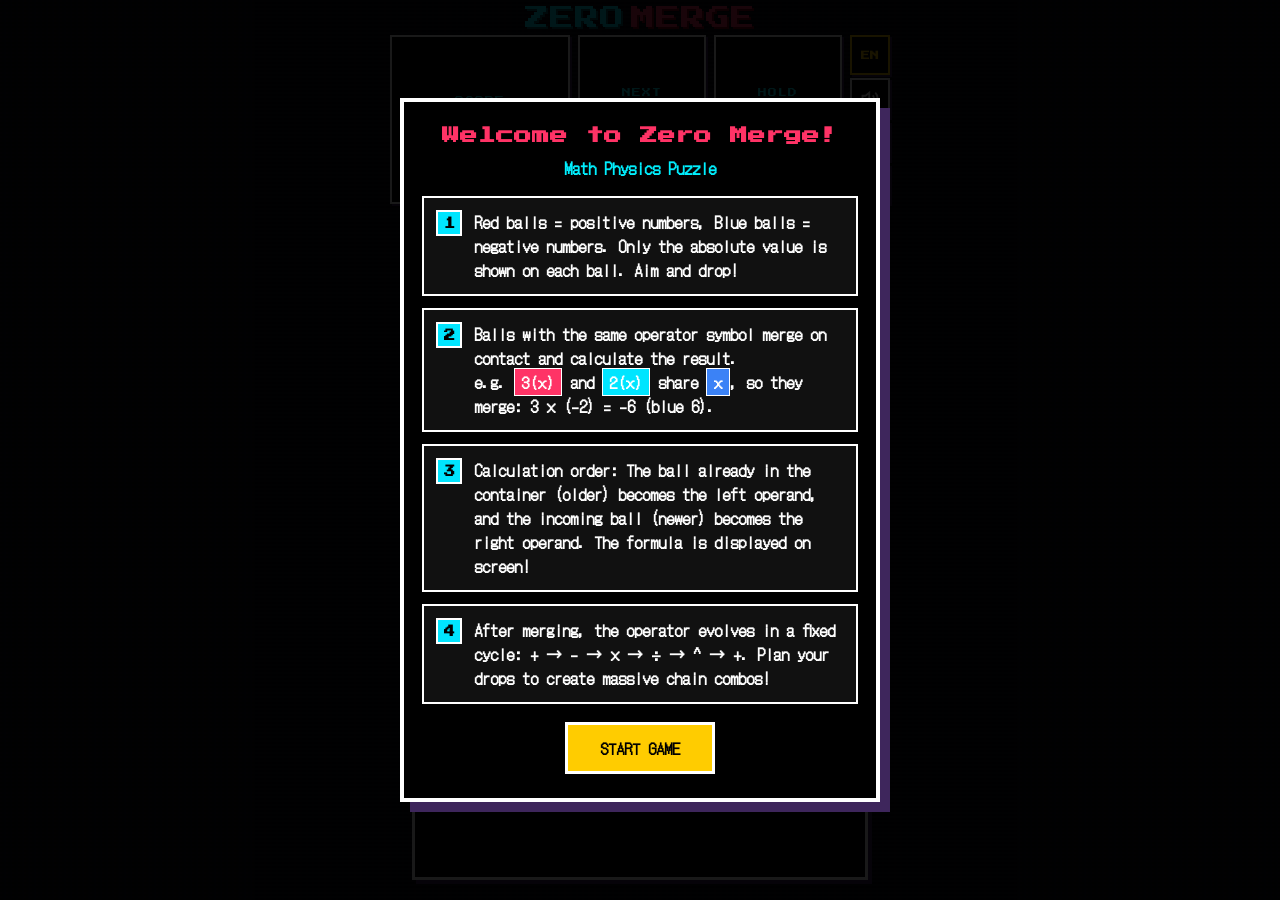
<file: index.html>
<!DOCTYPE html>
<html lang="en">
<head>
    <meta charset="UTF-8">
    <meta name="viewport" content="width=device-width, initial-scale=1.0, maximum-scale=1.0, user-scalable=no, viewport-fit=cover">
    <title>Zero Merge - Math Physics Puzzle</title>
    <!-- Google Fonts for Retro 8-bit Arcade -->
    <link rel="preconnect" href="https://fonts.googleapis.com">
    <link rel="preconnect" href="https://fonts.gstatic.com" crossorigin>
    <link href="https://fonts.googleapis.com/css2?family=DotGothic16&family=Press+Start+2P&display=swap" rel="stylesheet">
    <link rel="stylesheet" href="style.css">
</head>
<body>
    <div id="app-container">
        <!-- Header -->
        <header>
            <div class="logo">
                <span class="logo-zero">ZERO</span><span class="logo-merge">MERGE</span>
            </div>
        </header>

        <!-- Status Bar: SCORE | NEXT | HOLD | Buttons -->
        <div class="status-bar">
            <div class="status-item score-item">
                <div class="status-label">SCORE</div>
                <div id="score-val" class="status-value">0</div>
                <div class="best-label">BEST: <span id="best-score-val">0</span></div>
            </div>

            <div class="status-item next-item">
                <div class="status-label">NEXT</div>
                <div class="mini-preview-container">
                    <div id="next-ball-preview" class="ball-preview">
                        <span id="next-val-text">1</span>
                        <span id="next-op-badge" class="op-badge">+</span>
                    </div>
                </div>
            </div>

            <div class="status-item hold-item" id="hold-click-zone">
                <div class="status-label">HOLD</div>
                <div class="mini-preview-container">
                    <div id="hold-ball-preview" class="ball-preview empty">
                        <span id="hold-val-text"></span>
                        <span id="hold-op-badge" class="op-badge" style="display:none;"></span>
                    </div>
                </div>
            </div>

            <div class="status-buttons">
                <button id="btn-lang" class="icon-btn lang-btn" aria-label="Language">EN</button>
                <button id="btn-sound" class="icon-btn" aria-label="Sound toggle">
                    <svg id="sound-icon" viewBox="0 0 24 24" width="18" height="18" fill="none" stroke="currentColor" stroke-width="2.5">
                        <polygon points="11 5 6 9 2 9 2 15 6 15 11 19 11 5"></polygon>
                        <path d="M19.07 4.93a10 10 0 0 1 0 14.14M15.54 8.46a5 5 0 0 1 0 7.07"></path>
                    </svg>
                </button>
                <button id="btn-help" class="icon-btn" aria-label="Rules">?</button>
                <button id="btn-restart" class="icon-btn" aria-label="Restart">
                    <svg viewBox="0 0 24 24" width="18" height="18" fill="none" stroke="currentColor" stroke-width="2.5"><path d="M21.5 2v6h-6M21.34 15.57a10 10 0 1 1-.57-8.38l5.67-5.67"/></svg>
                </button>
            </div>
        </div>

        <!-- Game Canvas -->
        <div class="canvas-area">
            <div class="canvas-wrapper">
                <div class="canvas-border-effect"></div>
                <canvas id="game-canvas" width="450" height="650"></canvas>
            </div>
        </div>
    </div>

    <!-- Start Modal -->
    <div id="modal-start" class="modal active">
        <div class="modal-content">
            <h2 data-i18n="start_title">Welcome to Zero Merge!</h2>
            <p class="modal-sub" data-i18n="start_sub">Math Physics Puzzle</p>
            <div class="modal-body">
                <div class="instruction-step">
                    <div class="step-num">1</div>
                    <div class="step-text" data-i18n="start_step1"><strong>Red balls = positive numbers</strong>, <strong>Blue balls = negative numbers</strong>. Only the absolute value is shown on each ball. Aim and drop!</div>
                </div>
                <div class="instruction-step">
                    <div class="step-num">2</div>
                    <div class="step-text" data-i18n="start_step2">Balls with the <strong>same operator symbol</strong> merge on contact and calculate the result.<br>e.g. <span class="badge-inline red">3(×)</span> and <span class="badge-inline blue">2(×)</span> share <span class="badge-inline" style="background:#3b82f6;">×</span>, so they merge: <b>3 × (-2) = -6</b> (blue 6).</div>
                </div>
                <div class="instruction-step">
                    <div class="step-num">3</div>
                    <div class="step-text" data-i18n="start_step3"><strong>Calculation order:</strong> The ball already in the container (older) becomes the <b>left operand</b>, and the incoming ball (newer) becomes the <b>right operand</b>. The formula is displayed on screen!</div>
                </div>
                <div class="instruction-step">
                    <div class="step-num">4</div>
                    <div class="step-text" data-i18n="start_step4">After merging, the operator evolves in a fixed cycle: <b>+ → - → × → ÷ → ^ → +</b>. Plan your drops to create massive chain combos!</div>
                </div>
            </div>
            <button id="btn-start-game" class="modal-btn" data-i18n="start_btn">START GAME</button>
        </div>
    </div>

    <!-- Rules Modal -->
    <div id="modal-rules" class="modal">
        <div class="modal-content">
            <h2 data-i18n="rules_title">Merge & Operator Rules</h2>
            <p class="rules-summary" data-i18n="rules_summary">Balls with the <strong>same operator</strong> merge! (Older ball = left, Newer ball = right)<br>After merging, operator evolves: <b>+ → - → × → ÷ → ^ → +</b>. Plan your chains!</p>
            <div class="rule-list">
                <div class="rule-item">
                    <span class="badge op-add">+</span>
                    <div class="rule-desc">
                        <strong data-i18n="rule_add_name">Addition (Add)</strong>
                        <span>A + B</span>
                        <small data-i18n="rule_add_ex">e.g. <span class="text-red">Red 3</span> + <span class="text-blue">Blue 3</span> = <span class="text-gold">0 (vanish!)</span></small>
                    </div>
                </div>
                <div class="rule-item">
                    <span class="badge op-sub">-</span>
                    <div class="rule-desc">
                        <strong data-i18n="rule_sub_name">Subtraction (Sub)</strong>
                        <span>A - B</span>
                        <small data-i18n="rule_sub_ex">e.g. <span class="text-red">Red 3</span> - <span class="text-red">Red 3</span> = <span class="text-gold">0 (vanish!)</span></small>
                    </div>
                </div>
                <div class="rule-item">
                    <span class="badge op-mul">×</span>
                    <div class="rule-desc">
                        <strong data-i18n="rule_mul_name">Multiplication (Mul)</strong>
                        <span>A × B</span>
                        <small data-i18n="rule_mul_ex">e.g. <span class="text-blue">Blue 2</span> × <span class="text-blue">Blue 2</span> = <span class="text-red">Red 4</span></small>
                    </div>
                </div>
                <div class="rule-item">
                    <span class="badge op-div">÷</span>
                    <div class="rule-desc">
                        <strong data-i18n="rule_div_name">Division (Div)</strong>
                        <span>A ÷ B</span>
                        <small class="highlight-rule" data-i18n="rule_div_ex">e.g. <span class="text-red">Red 10</span> ÷ <span class="text-red">Red 3</span> = <span class="text-red">Red 3</span> <small>(10/3 ≈ 3)</small></small>
                    </div>
                </div>
                <div class="rule-item">
                    <span class="badge op-pow">^</span>
                    <div class="rule-desc">
                        <strong data-i18n="rule_pow_name">Power (Pow)</strong>
                        <span>A<sup>B</sup></span>
                        <small class="highlight-rule" data-i18n="rule_pow_ex">e.g. <span class="text-red">Red 2</span> ^ <span class="text-red">Red 3</span> = <span class="text-red">Red 8</span> <small>(2<sup>3</sup> = 8)</small></small>
                    </div>
                </div>
            </div>
            <div class="zero-clear-tip">
                <span class="sparkle-icon">✨</span>
                <span data-i18n="rules_annihilation"><strong>Annihilation:</strong> When the result equals <b>0</b>, the ball vanishes and frees up space!</span>
            </div>
            <button id="btn-close-rules" class="modal-btn" style="margin-top: 18px;" data-i18n="rules_close">CLOSE</button>
        </div>
    </div>

    <!-- Game Over Modal -->
    <div id="modal-gameover" class="modal">
        <div class="modal-content border-red">
            <h2 class="text-red">GAME OVER</h2>
            <p class="modal-sub" data-i18n="gameover_sub">The balls exceeded the deadline!</p>
            <div class="gameover-stats">
                <div class="stat-item">
                    <span class="stat-label" data-i18n="gameover_score">SCORE</span>
                    <span id="final-score" class="stat-val">0</span>
                </div>
                <div class="stat-item">
                    <span class="stat-label" data-i18n="gameover_best">BEST</span>
                    <span id="final-best" class="stat-val">0</span>
                </div>
            </div>
            <button id="btn-revive" class="modal-btn btn-revive-style" style="display:none;" data-i18n="gameover_revive">WATCH AD TO REVIVE</button>
            <button id="btn-retry" class="modal-btn" data-i18n="gameover_retry">TRY AGAIN</button>
        </div>
    </div>

    <!-- JavaScript -->
    <script src="app.js"></script>
</body>
</html>
</file>
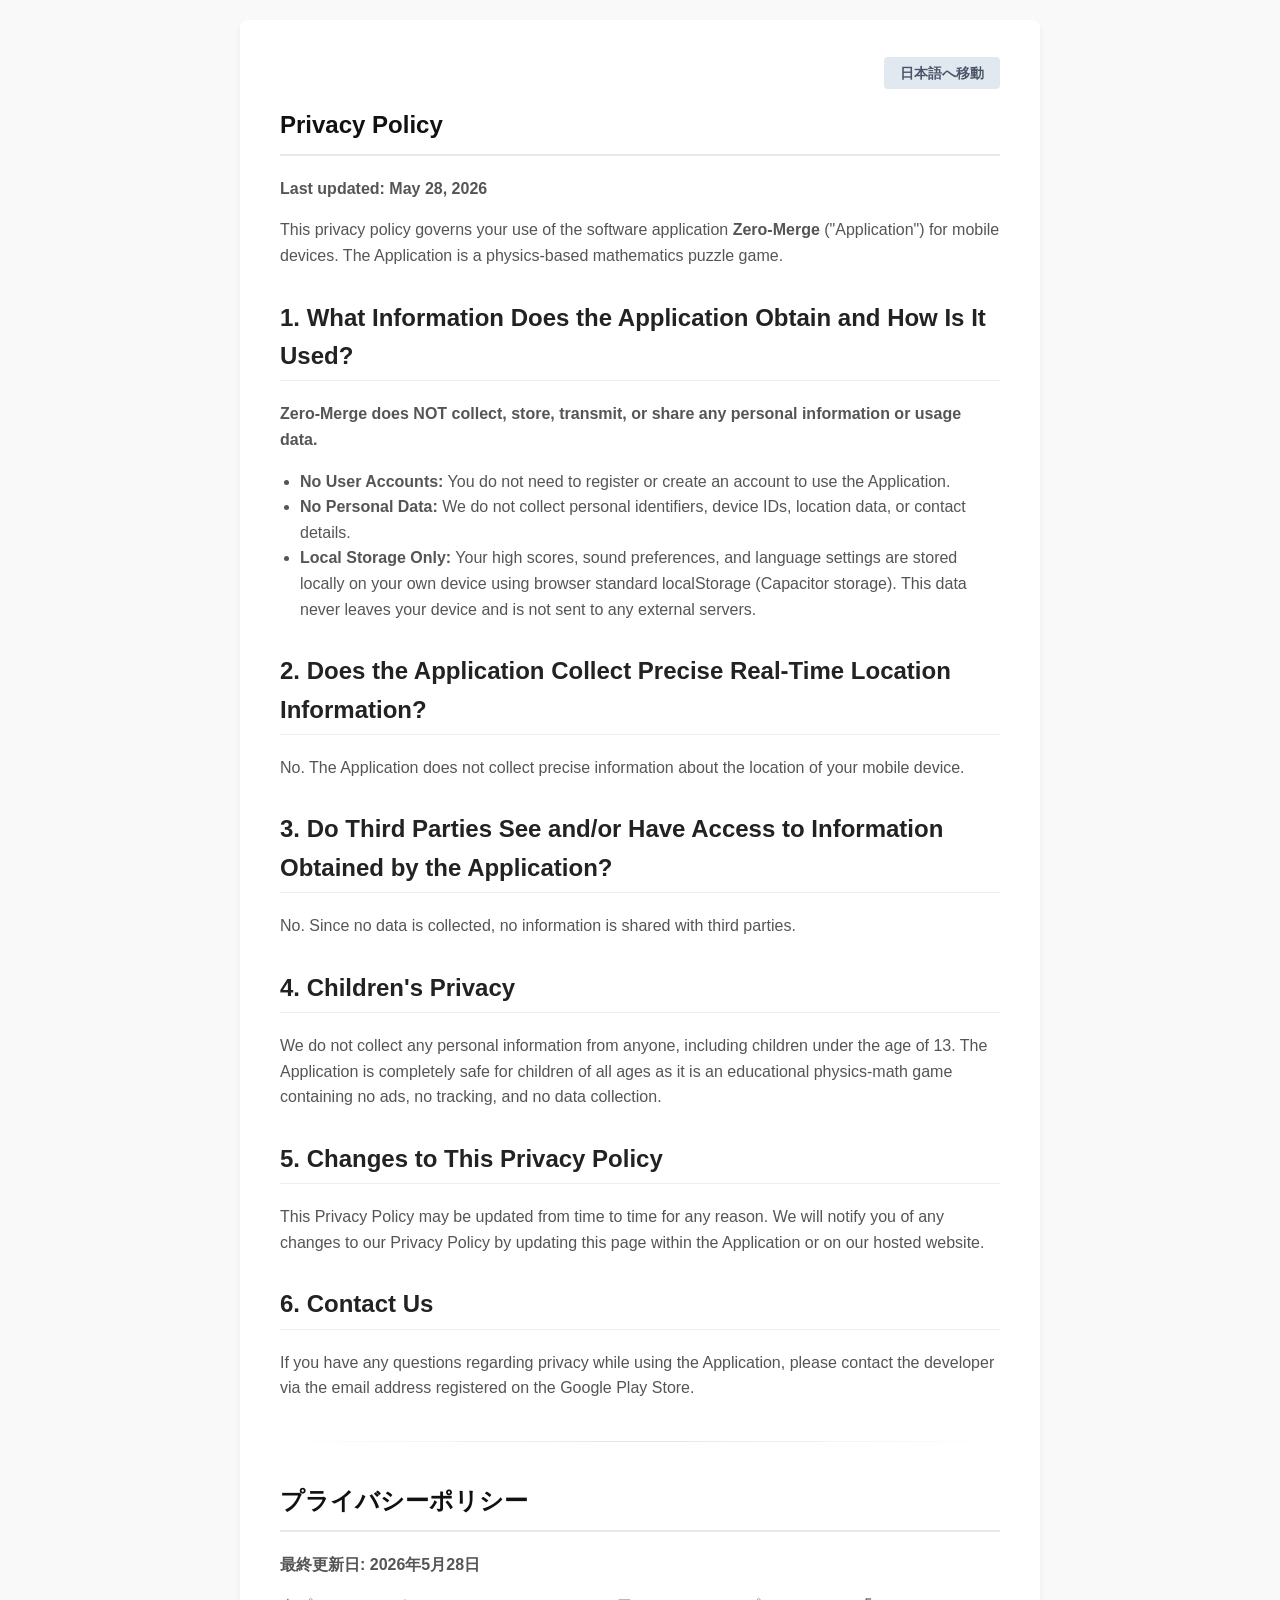
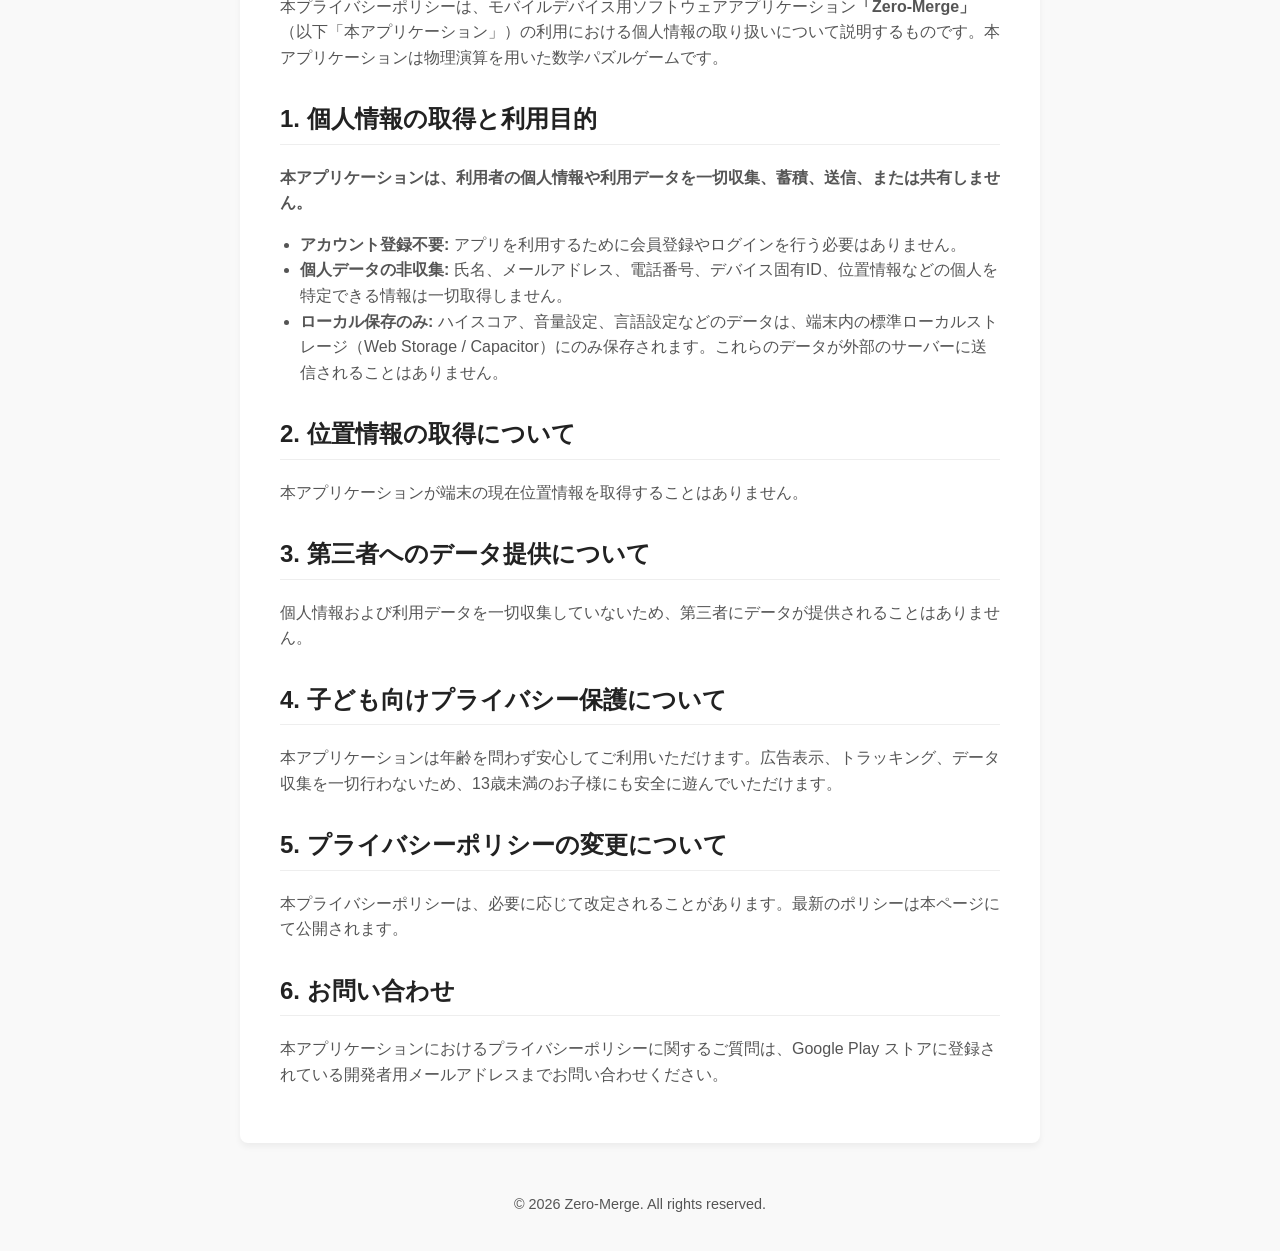
<file: privacy.html>
<!DOCTYPE html>
<html lang="en">
<head>
    <meta charset="UTF-8">
    <meta name="viewport" content="width=device-width, initial-scale=1.0">
    <title>Privacy Policy - Zero-Merge</title>
    <style>
        body {
            font-family: -apple-system, BlinkMacSystemFont, "Segoe UI", Roboto, Helvetica, Arial, sans-serif;
            line-height: 1.6;
            color: #333;
            max-width: 800px;
            margin: 0 auto;
            padding: 20px;
            background-color: #f9f9f9;
        }
        .container {
            background: #fff;
            padding: 40px;
            border-radius: 8px;
            box-shadow: 0 4px 6px rgba(0,0,0,0.05);
        }
        h1 {
            border-bottom: 2px solid #eaeaea;
            padding-bottom: 10px;
            color: #111;
        }
        h2 {
            color: #222;
            margin-top: 30px;
            border-bottom: 1px solid #eee;
            padding-bottom: 5px;
        }
        p, li {
            color: #555;
        }
        ul {
            padding-left: 20px;
        }
        .lang-switch {
            text-align: right;
            margin-bottom: 20px;
        }
        .lang-btn {
            background: #e2e8f0;
            border: none;
            padding: 8px 16px;
            border-radius: 4px;
            cursor: pointer;
            font-weight: bold;
            text-decoration: none;
            color: #4a5568;
            font-size: 14px;
        }
        .lang-btn:hover {
            background: #cbd5e0;
        }
        .divider {
            margin: 40px 0;
            border: 0;
            height: 1px;
            background-image: linear-gradient(to right, rgba(0, 0, 0, 0), rgba(0, 0, 0, 0.1), rgba(0, 0, 0, 0));
        }
        footer {
            margin-top: 50px;
            text-align: center;
            font-size: 0.9em;
            color: #888;
        }
    </style>
</head>
<body>
    <div class="container">
        <div class="lang-switch">
            <a href="#japanese" class="lang-btn">日本語へ移動</a>
        </div>

        <!-- ENGLISH VERSION -->
        <section id="english">
            <h1>Privacy Policy</h1>
            <p><strong>Last updated: May 28, 2026</strong></p>
            <p>This privacy policy governs your use of the software application <strong>Zero-Merge</strong> ("Application") for mobile devices. The Application is a physics-based mathematics puzzle game.</p>

            <h2>1. What Information Does the Application Obtain and How Is It Used?</h2>
            <p><strong>Zero-Merge does NOT collect, store, transmit, or share any personal information or usage data.</strong></p>
            <ul>
                <li><strong>No User Accounts:</strong> You do not need to register or create an account to use the Application.</li>
                <li><strong>No Personal Data:</strong> We do not collect personal identifiers, device IDs, location data, or contact details.</li>
                <li><strong>Local Storage Only:</strong> Your high scores, sound preferences, and language settings are stored locally on your own device using browser standard localStorage (Capacitor storage). This data never leaves your device and is not sent to any external servers.</li>
            </ul>

            <h2>2. Does the Application Collect Precise Real-Time Location Information?</h2>
            <p>No. The Application does not collect precise information about the location of your mobile device.</p>

            <h2>3. Do Third Parties See and/or Have Access to Information Obtained by the Application?</h2>
            <p>No. Since no data is collected, no information is shared with third parties.</p>

            <h2>4. Children's Privacy</h2>
            <p>We do not collect any personal information from anyone, including children under the age of 13. The Application is completely safe for children of all ages as it is an educational physics-math game containing no ads, no tracking, and no data collection.</p>

            <h2>5. Changes to This Privacy Policy</h2>
            <p>This Privacy Policy may be updated from time to time for any reason. We will notify you of any changes to our Privacy Policy by updating this page within the Application or on our hosted website.</p>

            <h2>6. Contact Us</h2>
            <p>If you have any questions regarding privacy while using the Application, please contact the developer via the email address registered on the Google Play Store.</p>
        </section>

        <hr class="divider">

        <!-- JAPANESE VERSION -->
        <section id="japanese">
            <h1>プライバシーポリシー</h1>
            <p><strong>最終更新日: 2026年5月28日</strong></p>
            <p>本プライバシーポリシーは、モバイルデバイス用ソフトウェアアプリケーション<strong>「Zero-Merge」</strong>（以下「本アプリケーション」）の利用における個人情報の取り扱いについて説明するものです。本アプリケーションは物理演算を用いた数学パズルゲームです。</p>

            <h2>1. 個人情報の取得と利用目的</h2>
            <p><strong>本アプリケーションは、利用者の個人情報や利用データを一切収集、蓄積、送信、または共有しません。</strong></p>
            <ul>
                <li><strong>アカウント登録不要:</strong> アプリを利用するために会員登録やログインを行う必要はありません。</li>
                <li><strong>個人データの非収集:</strong> 氏名、メールアドレス、電話番号、デバイス固有ID、位置情報などの個人を特定できる情報は一切取得しません。</li>
                <li><strong>ローカル保存のみ:</strong> ハイスコア、音量設定、言語設定などのデータは、端末内の標準ローカルストレージ（Web Storage / Capacitor）にのみ保存されます。これらのデータが外部のサーバーに送信されることはありません。</li>
            </ul>

            <h2>2. 位置情報の取得について</h2>
            <p>本アプリケーションが端末の現在位置情報を取得することはありません。</p>

            <h2>3. 第三者へのデータ提供について</h2>
            <p>個人情報および利用データを一切収集していないため、第三者にデータが提供されることはありません。</p>

            <h2>4. 子ども向けプライバシー保護について</h2>
            <p>本アプリケーションは年齢を問わず安心してご利用いただけます。広告表示、トラッキング、データ収集を一切行わないため、13歳未満のお子様にも安全に遊んでいただけます。</p>

            <h2>5. プライバシーポリシーの変更について</h2>
            <p>本プライバシーポリシーは、必要に応じて改定されることがあります。最新のポリシーは本ページにて公開されます。</p>

            <h2>6. お問い合わせ</h2>
            <p>本アプリケーションにおけるプライバシーポリシーに関するご質問は、Google Play ストアに登録されている開発者用メールアドレスまでお問い合わせください。</p>
        </section>
    </div>

    <footer>
        <p>&copy; 2026 Zero-Merge. All rights reserved.</p>
    </footer>
</body>
</html>
</file>
<file: style.css>
/* ==========================================================================
   Zero Merge Retro 8-Bit Style Settings — Mobile-First App Layout
   ========================================================================== */

:root {
    --bg-color: #0b0813;
    --border-color: #ffffff;
    --shadow-color: #3e265c;
    
    --color-red: #ff3366;
    --color-red-shadow: #b3002d;
    --color-blue: #00e5ff;
    --color-blue-shadow: #008ca3;
    
    --color-gold: #ffcc00;
    
    --color-add: #39ff14;
    --color-sub: #ff073a;
    --color-mul: #00f0ff;
    --color-div: #ff007f;
    --color-pow: #cc00ff;

    --font-pixel: 'Press Start 2P', monospace;
    --font-japanese: 'DotGothic16', monospace;

    /* Safe area insets for notched devices */
    --sai-top: env(safe-area-inset-top, 0px);
    --sai-bottom: env(safe-area-inset-bottom, 0px);
}

* {
    box-sizing: border-box;
    margin: 0;
    padding: 0;
    user-select: none;
    -webkit-user-select: none;
    image-rendering: pixelated;
    /* Prevent mobile tap highlight */
    -webkit-tap-highlight-color: transparent;
}

html, body {
    width: 100%;
    height: 100%;
    overflow: hidden;
    touch-action: manipulation;
}

body {
    background-color: var(--bg-color);
    /* CRT走査線 & 微細グリッドエフェクト */
    background-image: 
        linear-gradient(rgba(18, 16, 26, 0.45) 50%, rgba(0, 0, 0, 0.3) 50%),
        linear-gradient(90deg, rgba(255, 0, 0, 0.04), rgba(0, 255, 0, 0.02), rgba(0, 0, 255, 0.04));
    background-size: 100% 4px, 6px 100%;
    color: #ffffff;
    font-family: var(--font-japanese);
}

/* ==========================================================================
   App Container — Full viewport flex column, no scroll
   ========================================================================== */
#app-container {
    width: 100%;
    height: 100%;
    display: flex;
    flex-direction: column;
    align-items: center;
    padding: 4px 4px calc(4px + var(--sai-bottom)) 4px;
    padding-top: calc(4px + var(--sai-top));
    overflow: hidden;
}

/* ==========================================================================
   Header — Ultra compact
   ========================================================================== */
header {
    text-align: center;
    flex-shrink: 0;
    padding: 2px 0;
}

.logo {
    font-family: var(--font-pixel);
    font-size: 1.1rem;
    letter-spacing: 1px;
    display: flex;
    justify-content: center;
    align-items: center;
    line-height: 1;
}

.logo-zero {
    color: var(--color-blue);
    text-shadow: 2px 2px 0px #005a66;
}

.logo-merge {
    color: var(--color-red);
    text-shadow: 2px 2px 0px #80001a;
    margin-left: 6px;
}

/* ==========================================================================
   Status Bar — Horizontal: SCORE | NEXT | HOLD | Buttons
   ========================================================================== */
.status-bar {
    flex-shrink: 0;
    display: flex;
    align-items: stretch;
    gap: 4px;
    width: 100%;
    max-width: 500px;
    padding: 3px 0;
}

.status-item {
    background: #000;
    border: 2px solid var(--border-color);
    box-shadow: 2px 2px 0px var(--shadow-color);
    display: flex;
    flex-direction: column;
    align-items: center;
    justify-content: center;
    padding: 4px 6px;
    gap: 2px;
}

.score-item {
    flex: 1.5;
}

.next-item, .hold-item {
    flex: 1;
    cursor: default;
}

.hold-item {
    cursor: pointer;
}

.hold-item:active {
    background: #1a1526;
    border-color: var(--color-gold);
}

.status-label {
    font-family: var(--font-pixel);
    font-size: 0.45rem;
    color: #00f0ff;
    letter-spacing: 1px;
    text-transform: uppercase;
    line-height: 1;
}

.status-value {
    font-family: var(--font-pixel);
    font-size: 1rem;
    color: #fff;
    text-shadow: 2px 2px 0px #444;
    line-height: 1.2;
}

.best-label {
    font-family: var(--font-pixel);
    font-size: 0.4rem;
    color: #a1a3b5;
    line-height: 1;
}

.best-label span {
    color: var(--color-gold);
}

/* Mini ball previews in status bar */
.mini-preview-container {
    width: 40px;
    height: 40px;
    display: flex;
    justify-content: center;
    align-items: center;
    border: 2px dashed rgba(255, 255, 255, 0.3);
    background: #111;
    position: relative;
    overflow: hidden;
}

.ball-preview {
    width: 32px;
    height: 32px;
    border: 2px solid #000;
    display: flex;
    justify-content: center;
    align-items: center;
    font-family: var(--font-pixel);
    font-size: 0.7rem;
    position: relative;
    color: #fff;
    box-shadow: 2px 2px 0px rgba(0,0,0,0.5);
}

.op-badge {
    position: absolute;
    bottom: -4px;
    right: -4px;
    width: 16px;
    height: 16px;
    background: #000;
    border: 1.5px solid #fff;
    display: flex;
    justify-content: center;
    align-items: center;
    font-size: 0.5rem;
    font-family: var(--font-pixel);
    color: #fff;
}

.ball-preview.empty {
    border: 2px dashed rgba(255, 255, 255, 0.15) !important;
    background: transparent !important;
    box-shadow: none !important;
}

.ball-preview.empty span {
    display: none !important;
}

/* CRT overlay on mini previews */
.mini-preview-container::after {
    content: '';
    position: absolute;
    top: 0; left: 0;
    width: 100%; height: 100%;
    pointer-events: none;
    z-index: 5;
    background: 
        linear-gradient(135deg, rgba(255,255,255,0.02) 0%, rgba(255,255,255,0.005) 25%, rgba(255,255,255,0) 50%),
        repeating-linear-gradient(rgba(18,16,26,0) 0px, rgba(18,16,26,0) 2px, rgba(0,0,0,0.03) 2px, rgba(0,0,0,0.03) 4px);
}

/* Status bar icon buttons */
.status-buttons {
    display: flex;
    flex-direction: column;
    gap: 3px;
    justify-content: center;
    flex-shrink: 0;
}

.icon-btn {
    background: #000;
    border: 2px solid var(--border-color);
    box-shadow: 2px 2px 0px var(--shadow-color);
    color: #fff;
    width: 34px;
    height: 34px;
    display: flex;
    justify-content: center;
    align-items: center;
    cursor: pointer;
    font-family: var(--font-pixel);
    font-size: 0.7rem;
    font-weight: bold;
    padding: 0;
}

.icon-btn:active {
    transform: translate(2px, 2px);
    box-shadow: 0 0 0 var(--shadow-color);
    background: #221a36;
}

.lang-btn {
    font-size: 0.55rem;
    color: var(--color-gold);
    border-color: var(--color-gold);
    letter-spacing: 0;
}

.icon-btn svg {
    filter: drop-shadow(1px 1px 0px #000);
}

/* ==========================================================================
   Canvas Area — Fill remaining height
   ========================================================================== */
.canvas-area {
    flex: 1;
    display: flex;
    justify-content: center;
    align-items: center;
    width: 100%;
    min-height: 0; /* critical for flex shrinking */
    overflow: hidden;
}

.canvas-wrapper {
    position: relative;
    border: 3px solid var(--border-color);
    box-shadow: 4px 4px 0px var(--shadow-color);
    background: #000;
    display: flex;
    justify-content: center;
    align-items: center;
    overflow: hidden;
    max-height: 100%;
    max-width: 100%;
}

/* ブラウン管ガラス反射 & 走査線オーバーレイ */
.canvas-border-effect {
    position: absolute;
    top: 0; left: 0;
    width: 100%; height: 100%;
    pointer-events: none;
    z-index: 5;
    background: 
        linear-gradient(135deg, rgba(255,255,255,0.03) 0%, rgba(255,255,255,0.008) 18%, rgba(255,255,255,0) 45%),
        radial-gradient(circle at 50% 18%, rgba(255,255,255,0.008) 0%, rgba(255,255,255,0) 55%),
        repeating-linear-gradient(rgba(18,16,26,0) 0px, rgba(18,16,26,0) 2px, rgba(0,0,0,0.06) 2px, rgba(0,0,0,0.06) 4px),
        radial-gradient(circle at 50% 50%, rgba(0,0,0,0) 70%, rgba(0,0,0,0.15) 100%);
    box-shadow: inset 0 0 10px rgba(0,0,0,0.4), inset 0 0 30px rgba(147,51,234,0.02);
}

#game-canvas {
    background: #000;
    display: block;
    cursor: crosshair;
    /* Canvas will be sized dynamically by JS to fill available space */
}

/* ==========================================================================
   Modals — Shared
   ========================================================================== */
.modal {
    position: fixed;
    top: 0; left: 0;
    width: 100%; height: 100%;
    background: rgba(0, 0, 0, 0.9);
    display: flex;
    justify-content: center;
    align-items: center;
    z-index: 100;
    opacity: 0;
    pointer-events: none;
}

.modal.active {
    opacity: 1;
    pointer-events: auto;
}

.modal-content {
    background: #000;
    border: 4px solid var(--border-color);
    box-shadow: 10px 10px 0px var(--shadow-color);
    padding: 24px 18px;
    width: 94%;
    max-width: 480px;
    max-height: 88vh;
    overflow-y: auto;
    text-align: center;
    transform: scale(0.9);
    transition: transform 0.2s cubic-bezier(0.175, 0.885, 0.32, 1.275);
    display: flex;
    flex-direction: column;
    align-items: center;
}

.modal.active .modal-content {
    transform: scale(1);
}

.modal-content h2 {
    font-family: var(--font-pixel);
    font-size: 1.1rem;
    margin-bottom: 12px;
    color: #ff3366;
    text-shadow: 3px 3px 0px #000;
}

.modal-sub {
    font-family: var(--font-japanese);
    font-size: 1rem;
    color: #00f0ff;
    margin-bottom: 16px;
    font-weight: bold;
}

.modal-body {
    text-align: left;
    display: flex;
    flex-direction: column;
    gap: 12px;
    width: 100%;
    margin-bottom: 18px;
}

.instruction-step {
    display: flex;
    gap: 12px;
    align-items: flex-start;
    background: #111;
    border: 2px solid var(--border-color);
    padding: 12px;
}

.step-num {
    width: 26px;
    height: 26px;
    background: var(--color-blue);
    border: 2px solid #fff;
    color: #000;
    display: flex;
    justify-content: center;
    align-items: center;
    font-family: var(--font-pixel);
    font-size: 0.7rem;
    font-weight: bold;
    flex-shrink: 0;
}

.step-text {
    font-family: var(--font-japanese);
    font-size: 1rem;
    color: #fff;
    line-height: 1.5;
    font-weight: bold;
}

.badge-inline {
    padding: 2px 6px;
    border: 1px solid #fff;
    font-family: var(--font-japanese);
    font-weight: bold;
    font-size: 0.95rem;
    color: #fff;
}
.badge-inline.red { background: var(--color-red); }
.badge-inline.blue { background: var(--color-blue); }

.modal-btn {
    background: var(--color-gold);
    border: 3px solid #fff;
    box-shadow: 4px 4px 0px #000;
    color: #000;
    padding: 12px 32px;
    font-family: var(--font-japanese);
    font-weight: bold;
    font-size: 0.95rem;
    cursor: pointer;
}

.modal-btn:active {
    transform: translate(4px, 4px);
    box-shadow: 0 0 0 #000;
}

/* ゲームオーバーモーダル */
.modal-content.border-red {
    border-color: var(--color-red);
    box-shadow: 10px 10px 0px #80001a;
}

.modal-content.border-red h2 {
    color: var(--color-red);
}

.gameover-stats {
    display: flex;
    width: 100%;
    gap: 10px;
    margin-bottom: 16px;
}

.stat-item {
    flex: 1;
    background: #111;
    border: 2px solid var(--border-color);
    padding: 10px;
    display: flex;
    flex-direction: column;
    gap: 4px;
}

.stat-label {
    font-size: 0.65rem;
    color: #a1a3b5;
    font-weight: bold;
}

.stat-val {
    font-family: var(--font-pixel);
    font-size: 1.1rem;
}

#final-score { color: #fff; }
#final-best { color: var(--color-gold); }

/* ==========================================================================
   Rules Modal Content
   ========================================================================== */
.rules-summary {
    color: #fff;
    margin-bottom: 12px;
    font-size: 0.95rem;
    border-bottom: 2px dashed rgba(255,255,255,0.2);
    padding-bottom: 8px;
    font-weight: bold;
    text-align: left;
}

.rule-list {
    display: flex;
    flex-direction: column;
    gap: 10px;
    width: 100%;
}

.rule-item {
    display: flex;
    gap: 10px;
    align-items: flex-start;
    text-align: left;
}

.rule-item .badge {
    width: 28px;
    height: 28px;
    background: #000;
    border: 2px solid #fff;
    display: flex;
    justify-content: center;
    align-items: center;
    font-family: var(--font-pixel);
    font-size: 0.8rem;
    font-weight: bold;
    flex-shrink: 0;
    box-shadow: 2px 2px 0px rgba(0,0,0,0.5);
}

.op-add { color: var(--color-add); }
.op-sub { color: var(--color-sub); }
.op-mul { color: var(--color-mul); }
.op-div { color: var(--color-div); }
.op-pow { color: var(--color-pow); }

.rule-desc {
    display: flex;
    flex-direction: column;
}

.rule-desc strong {
    color: #00f0ff;
    font-size: 0.95rem;
}

.rule-desc span {
    color: #fff;
    font-family: var(--font-pixel);
    font-size: 0.75rem;
}

.rule-desc small {
    color: #a1a3b5;
    font-size: 0.85rem;
    margin-top: 2px;
}

.highlight-rule {
    color: var(--color-gold) !important;
}

.text-red { color: var(--color-red); font-weight: bold; }
.text-blue { color: var(--color-blue); font-weight: bold; }
.text-gold { color: var(--color-gold); font-weight: bold; }

.zero-clear-tip {
    margin-top: 12px;
    padding-top: 10px;
    border-top: 2px dashed rgba(255,255,255,0.2);
    display: flex;
    gap: 8px;
    align-items: flex-start;
    color: var(--color-gold);
    font-size: 0.9rem;
    line-height: 1.3;
    font-weight: bold;
    text-align: left;
    width: 100%;
}

.sparkle-icon {
    font-size: 0.85rem;
}

/* ==========================================================================
   Desktop Overrides (wider screens)
   ========================================================================== */
@media (min-width: 600px) {
    .logo {
        font-size: 1.5rem;
    }

    .status-bar {
        gap: 8px;
    }

    .status-item {
        padding: 6px 10px;
    }

    .status-label {
        font-size: 0.55rem;
    }

    .status-value {
        font-size: 1.3rem;
    }

    .mini-preview-container {
        width: 50px;
        height: 50px;
    }

    .ball-preview {
        width: 38px;
        height: 38px;
        font-size: 0.8rem;
    }

    .op-badge {
        width: 18px;
        height: 18px;
        font-size: 0.6rem;
    }

    .icon-btn {
        width: 40px;
        height: 40px;
    }
}

/* ==========================================================================
   Google AdMob Support Spacing & Revive Button
   ========================================================================== */
.btn-revive-style {
    background: var(--color-blue) !important;
    border-color: #ffffff !important;
    color: #000000 !important;
    margin-bottom: 12px;
}

.btn-revive-style:active {
    transform: translate(4px, 4px);
    box-shadow: 0 0 0 #000000;
}

/* Adjust application container layout to prevent bottom banner ad overlap */
#app-container.has-banner-ad {
    padding-bottom: calc(54px + var(--sai-bottom)) !important;
}
</file>
